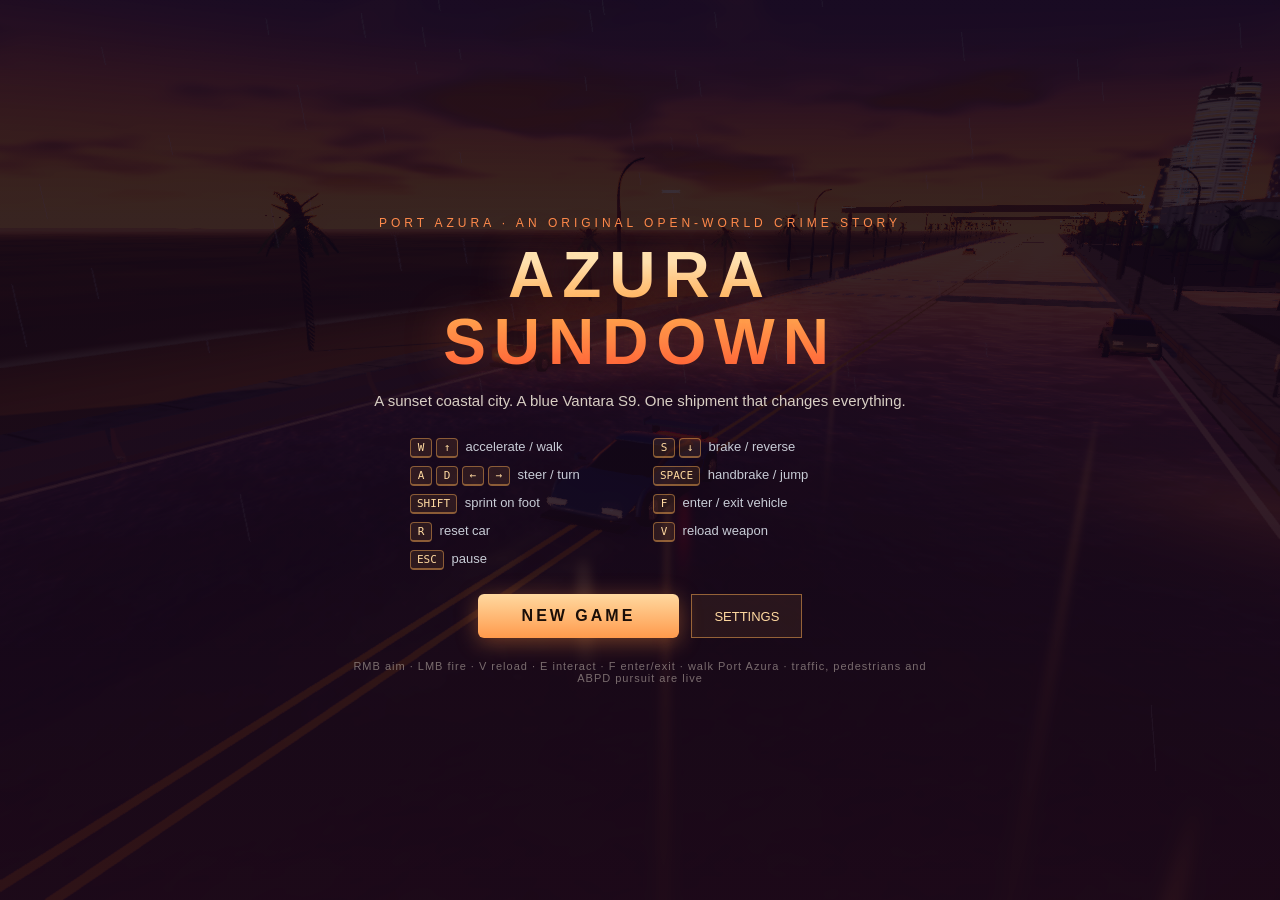
<file: game/index.html>
<!doctype html>
<html lang="en">
<head>
<meta charset="utf-8">
<meta name="viewport" content="width=device-width, initial-scale=1">
<title>AZURA SUNDOWN</title>
<link rel="stylesheet" href="./style.css">
<script type="importmap">
{ "imports": { "three": "./src/three-shim.js" } }
</script>
</head>
<body>
<canvas id="scene"></canvas>
<div id="vignette"></div>
<div id="damage-flash"></div>
<div id="aim-reticle" class="hidden" aria-hidden="true">
  <span class="reticle-tick reticle-top"></span>
  <span class="reticle-tick reticle-right"></span>
  <span class="reticle-tick reticle-bottom"></span>
  <span class="reticle-tick reticle-left"></span>
  <span class="reticle-dot"></span>
</div>

<div id="hud" class="hidden">
  <div id="hud-top-left">
    <div id="logo">AZURA<span>SUNDOWN</span></div>
    <div id="mission-panel" class="panel">
      <div id="mission-title">THE SHIPMENT</div>
      <div id="mission-objective">Drive to the Harborline gate marker</div>
      <div id="mission-status">IN PROGRESS</div>
    </div>
  </div>

  <div id="hud-top-right">
    <div id="cash">$2,500</div>
    <div id="wanted" aria-label="wanted level">
      <span class="star">★</span><span class="star">★</span><span class="star">★</span><span class="star">★</span><span class="star">★</span>
    </div>
    <div id="district">CRESCENT STRIP</div>
    <div id="icon-row">
      <div class="hud-icon" id="icon-sound" title="Sound"><span class="glyph">♫</span></div>
      <div class="hud-icon" id="icon-camera" title="Camera shake"><span class="glyph">◎</span></div>
      <div class="hud-icon" id="icon-save" title="Save"><span class="glyph">▣</span></div>
      <div class="hud-icon" id="icon-pause" title="Pause"><span class="glyph">❚❚</span></div>
    </div>
  </div>

  <div id="police-panel" class="panel hidden">
    <div id="police-header">ABPD DISPATCH</div>
    <div id="police-units"></div>
  </div>

  <div id="hud-bottom-left">
    <canvas id="minimap" width="200" height="200"></canvas>
    <div id="minimap-frame"></div>
    <div id="minimap-district">CRESCENT STRIP</div>
    <div id="minimap-bars">
      <div class="mbar"><span class="mbar-label">HEALTH</span><span class="mbar-track"><span class="mbar-fill" id="mbar-health"></span></span></div>
      <div class="mbar"><span class="mbar-label">HEAT</span><span class="mbar-track"><span class="mbar-fill heat" id="mbar-heat"></span></span></div>
      <div class="mbar"><span class="mbar-label">COND</span><span class="mbar-track"><span class="mbar-fill fuel" id="mbar-fuel"></span></span></div>
    </div>
  </div>

  <div id="speedo" class="hidden">
    <canvas id="speedo-canvas" width="190" height="190"></canvas>
    <div id="car-name">Vantara S9</div>
  </div>

  <div id="combat-panel" class="hidden">
    <div id="health-bar"><div id="health-fill"></div></div>
    <div id="ammo-row"><span id="ammo">12</span><span id="ammo-sep">/</span><span id="reserve">60</span><span id="weapon-name">KESTREL 9</span></div>
  </div>

  <div id="control-hints">
    <span><b>WASD</b> drive</span>
    <span><b>SHIFT</b> sprint</span>
    <span><b>SPACE</b> handbrake</span>
    <span><b>F</b> exit</span>
    <span><b>V</b> reload</span>
    <span><b>ESC</b> pause</span>
  </div>

  <div id="toast"></div>
</div>

<div id="start-screen">
  <div id="start-inner">
    <div id="start-kicker">PORT AZURA · AN ORIGINAL OPEN-WORLD CRIME STORY</div>
    <h1 id="game-title">AZURA SUNDOWN</h1>
    <div id="start-sub">A sunset coastal city. A blue Vantara S9. One shipment that changes everything.</div>
    <div id="controls-grid">
      <div><kbd>W</kbd><kbd>↑</kbd> accelerate / walk</div>
      <div><kbd>S</kbd><kbd>↓</kbd> brake / reverse</div>
      <div><kbd>A</kbd><kbd>D</kbd><kbd>←</kbd><kbd>→</kbd> steer / turn</div>
      <div><kbd>SPACE</kbd> handbrake / jump</div>
      <div><kbd>SHIFT</kbd> sprint on foot</div>
      <div><kbd>F</kbd> enter / exit vehicle</div>
      <div><kbd>R</kbd> reset car</div>
      <div><kbd>V</kbd> reload weapon</div>
      <div><kbd>ESC</kbd> pause</div>
    </div>
    <div id="menu-buttons">
      <button id="start-button">NEW GAME</button>
      <button id="continue-button" class="hidden">CONTINUE</button>
      <button id="settings-button" class="ghost">SETTINGS</button>
    </div>
    <div id="start-foot">RMB aim · LMB fire · V reload · E interact · F enter/exit · walk Port Azura · traffic, pedestrians and ABPD pursuit are live</div>
  </div>
</div>

<div id="pause-screen" class="hidden">
  <div id="pause-inner">
    <h2>PAUSED</h2>
    <p>Port Azura waits for you.</p>
    <div id="pause-buttons">
      <button id="resume-button">RESUME</button>
      <button id="save-button" class="ghost">SAVE</button>
      <button id="pause-settings-button" class="ghost">SETTINGS</button>
      <button id="quit-button" class="ghost">QUIT TO MENU</button>
    </div>
    <div id="pause-controls">WASD / arrows drive · SPACE handbrake / jump · F enter/exit · RMB aim · LMB fire · V reload · E interact · SHIFT sprint · R reset car</div>
  </div>
</div>

<div id="result-screen" class="screen hidden">
  <div class="screen-inner">
    <div class="screen-kicker">CONTRACT FULFILLED</div>
    <h2 id="result-title">MISSION COMPLETE</h2>
    <div id="result-reward">+$1,200</div>
    <div id="result-stats"></div>
    <button id="result-continue">CONTINUE</button>
  </div>
</div>

<div id="fail-screen" class="screen hidden">
  <div class="screen-inner">
    <div class="screen-kicker fail">JOB FAILED</div>
    <h2 id="fail-title" class="fail">BUSTED</h2>
    <div class="screen-buttons">
      <button id="fail-retry">RETRY</button>
      <button id="fail-free" class="ghost">FREE ROAM</button>
    </div>
  </div>
</div>

<div id="wasted-screen" class="screen hidden">
  <div class="screen-inner">
    <div class="screen-kicker fail">MEDICAL EMERGENCY</div>
    <h2 class="fail">WASTED</h2>
    <p>You lost $200. Riko is being taken to the safehouse.</p>
    <button id="respawn-button">RESPAWN</button>
  </div>
</div>

<div id="settings-screen" class="screen hidden">
  <div class="screen-inner">
    <div class="screen-kicker">SYSTEM</div>
    <h2>SETTINGS</h2>
    <label class="setting-row">MASTER VOLUME <input id="volume-slider" type="range" min="0" max="100" value="50"></label>
    <label class="setting-row">CAMERA SHAKE <input id="shake-toggle" type="checkbox" checked></label>
    <label class="setting-row">INVERT AIM Y <input id="invert-toggle" type="checkbox"></label>
    <label class="setting-row">QUALITY <select id="quality-select"><option value="high">HIGH</option><option value="low">LOW</option></select></label>
    <button id="settings-close">BACK</button>
  </div>
</div>

<script type="module" src="./src/main.js"></script>
</body>
</html>
</file>
<file: game/style.css>
* { box-sizing: border-box; margin: 0; padding: 0; }

html, body {
  height: 100%;
  overflow: hidden;
  background: #0a0810;
  font-family: 'Segoe UI', 'Helvetica Neue', Arial, sans-serif;
  color: #eef1f6;
  user-select: none;
}

#scene {
  position: fixed;
  inset: 0;
  width: 100%;
  height: 100%;
  display: block;
}

#vignette {
  position: fixed;
  inset: 0;
  pointer-events: none;
  opacity: 0;
  background: radial-gradient(ellipse at center, transparent 52%, rgba(6,4,12,0.85) 100%);
  transition: opacity 0.15s linear;
}

#aim-reticle {
  position: fixed;
  left: 50%;
  top: 50%;
  width: 30px;
  height: 30px;
  transform: translate(-50%, -50%);
  pointer-events: none;
  z-index: 20;
  filter: drop-shadow(0 0 2px rgba(0, 0, 0, 1)) drop-shadow(0 1px 3px rgba(0, 0, 0, 0.95));
}
.reticle-tick, .reticle-dot {
  position: absolute;
  display: block;
  background: #ffffff;
  border: 1.5px solid rgba(6, 14, 22, 0.95);
  border-radius: 1px;
  box-shadow: 0 0 3px rgba(0, 0, 0, 0.9);
}
.reticle-tick { width: 9px; height: 2.5px; }
.reticle-top { left: 10.5px; top: 1px; transform: rotate(90deg); }
.reticle-right { right: 1px; top: 13.75px; }
.reticle-bottom { left: 10.5px; bottom: 1px; transform: rotate(90deg); }
.reticle-left { left: 1px; top: 13.75px; }
.reticle-dot {
  width: 5px;
  height: 5px;
  left: 12.5px;
  top: 12.5px;
  background: #78e8ff;
  border: 1.5px solid rgba(6, 14, 22, 0.95);
  border-radius: 50%;
}

.hidden { display: none !important; }

body.shot *, body.shot *::before, body.shot *::after {
  animation: none !important;
  transition: none !important;
}

#hud { position: fixed; inset: 0; pointer-events: none; }

.panel {
  background: linear-gradient(160deg, rgba(14, 17, 26, 0.78), rgba(10, 12, 20, 0.6));
  border: 1px solid rgba(255, 176, 84, 0.22);
  border-left: 3px solid #ffb054;
  border-radius: 8px;
  backdrop-filter: blur(4px);
  box-shadow: 0 4px 16px rgba(0, 0, 0, 0.35);
}

#hud-top-left {
  position: absolute;
  top: 16px;
  left: 16px;
  max-width: 320px;
}

#logo {
  font-size: 22px;
  font-weight: 800;
  letter-spacing: 3px;
  color: #ffd9a0;
  text-shadow: 0 0 14px rgba(255, 140, 60, 0.55), 0 2px 3px rgba(0,0,0,0.7);
  margin-bottom: 8px;
}
#logo span {
  display: block;
  font-size: 12px;
  letter-spacing: 7px;
  color: #ff8a4c;
  font-weight: 600;
}

#mission-panel { padding: 9px 12px; }
#mission-title {
  font-size: 12px;
  font-weight: 700;
  letter-spacing: 1.5px;
  color: #ffb054;
}
#mission-objective {
  font-size: 13px;
  margin-top: 3px;
  color: #e8ecf4;
  line-height: 1.35;
}
#mission-status {
  font-size: 10px;
  letter-spacing: 2px;
  margin-top: 5px;
  color: #8ad2ff;
}

#hud-top-right {
  position: absolute;
  top: 16px;
  right: 16px;
  text-align: right;
  padding: 8px 12px;
  border-radius: 8px;
  background: linear-gradient(200deg, rgba(14, 17, 26, 0.6), rgba(8, 10, 16, 0.38));
  border: 1px solid rgba(255, 255, 255, 0.06);
  backdrop-filter: blur(4px);
}

#cash {
  font-family: 'Consolas', 'Menlo', monospace;
  font-size: 26px;
  font-weight: 700;
  letter-spacing: 1px;
  color: #9fe8a8;
  text-shadow: 0 2px 6px rgba(0,0,0,0.85);
}

#wanted { margin-top: 5px; font-size: 19px; letter-spacing: 4px; }
#wanted .star {
  color: rgba(140, 145, 160, 0.3);
  text-shadow: 0 1px 2px rgba(0,0,0,0.6);
}
#wanted .star.active {
  color: #ffcf4d;
  text-shadow: 0 0 8px rgba(255, 190, 60, 0.75), 0 1px 2px rgba(0,0,0,0.8);
}
#wanted.hot .star.active { animation: starflash 0.9s infinite alternate; }
@keyframes starflash { from { opacity: 1; } to { opacity: 0.55; } }

#district {
  margin-top: 6px;
  font-size: 12px;
  letter-spacing: 3px;
  color: rgba(255, 217, 160, 0.85);
  text-shadow: 0 1px 3px rgba(0,0,0,0.8);
}

#police-panel {
  position: absolute;
  left: 16px;
  top: 152px;
  width: 244px;
  padding: 8px 11px;
  border-left-color: #4d8dff;
}
#police-header {
  font-size: 11px;
  font-weight: 700;
  letter-spacing: 2px;
  color: #7fb2ff;
}
#police-units { font-size: 11px; font-family: monospace; margin-top: 4px; color: #cdd6e4; }
.pu-row {
  display: grid;
  grid-template-columns: 62px 52px 1fr;
  gap: 4px;
  padding: 2.5px 0;
  border-top: 1px solid rgba(127, 178, 255, 0.12);
  align-items: baseline;
}
.pu-id { color: #9fc2ff; font-weight: 700; }
.pu-dist { color: #cdd6e4; text-align: right; }
.pu-st { font-weight: 700; letter-spacing: 0.5px; text-align: right; }
.st-pursuit { color: #ff6a5a; }
.st-intercept { color: #ffb054; }
.st-roadblock { color: #ffcf4d; }
.st-searching { color: #7fb2ff; }
.st-ramming { color: #ff4d8d; }

#hud-bottom-left {
  position: absolute;
  left: 16px;
  bottom: 16px;
  width: 200px;
  height: 200px;
}
body.shot #control-hints { display: flex; }
#minimap {
  width: 200px;
  height: 200px;
  border-radius: 10px;
  display: block;
}
#minimap-frame {
  position: absolute;
  inset: 0;
  border: 1.5px solid rgba(255, 176, 84, 0.45);
  border-radius: 10px;
  box-shadow: 0 6px 20px rgba(0,0,0,0.6), inset 0 0 26px rgba(0,0,0,0.5);
  pointer-events: none;
}

#speedo {
  position: absolute;
  right: 16px;
  bottom: 16px;
  width: 190px;
  text-align: center;
}
#speedo-canvas { width: 190px; height: 190px; }
#car-name {
  margin-top: -4px;
  font-size: 11px;
  font-weight: 600;
  letter-spacing: 3px;
  color: rgba(255, 217, 160, 0.85);
  text-shadow: 0 1px 3px rgba(0,0,0,0.85);
}

#toast {
  position: absolute;
  top: 18%;
  left: 50%;
  transform: translateX(-50%) translateY(-8px);
  padding: 10px 26px;
  background: rgba(10, 12, 20, 0.78);
  border: 1px solid rgba(255, 176, 84, 0.5);
  border-radius: 6px;
  font-size: 15px;
  font-weight: 700;
  letter-spacing: 2px;
  color: #ffd9a0;
  opacity: 0;
  transition: opacity 0.25s ease, transform 0.25s ease;
}
#toast.show { opacity: 1; transform: translateX(-50%) translateY(0); }

#start-screen, #pause-screen {
  position: fixed;
  inset: 0;
  display: flex;
  align-items: center;
  justify-content: center;
  background: linear-gradient(180deg, rgba(12,6,24,0.82), rgba(30,10,26,0.88));
  z-index: 10;
}

#start-inner, #pause-inner {
  text-align: center;
  max-width: 640px;
  padding: 32px;
}

#start-kicker {
  font-size: 12px;
  letter-spacing: 4px;
  color: #ff8a4c;
  margin-bottom: 12px;
}

#game-title {
  font-size: 64px;
  font-weight: 900;
  letter-spacing: 8px;
  line-height: 1.05;
  background: linear-gradient(180deg, #ffe9b8 15%, #ffb054 50%, #ff6a3c 90%);
  -webkit-background-clip: text;
  background-clip: text;
  color: transparent;
  text-shadow: 0 0 44px rgba(255, 130, 60, 0.35);
}

#start-sub {
  margin-top: 14px;
  font-size: 15px;
  color: #d8cfc4;
  line-height: 1.5;
}

#controls-grid {
  display: grid;
  grid-template-columns: repeat(2, 1fr);
  gap: 8px 26px;
  margin: 26px auto 8px;
  max-width: 460px;
  text-align: left;
  font-size: 13px;
  color: #c8ccd6;
}
kbd {
  display: inline-block;
  min-width: 22px;
  padding: 2px 6px;
  margin-right: 4px;
  border: 1px solid rgba(255,176,84,0.45);
  border-bottom-width: 2px;
  border-radius: 4px;
  background: rgba(255,176,84,0.1);
  font-family: monospace;
  font-size: 11px;
  color: #ffd9a0;
  text-align: center;
}

#start-button, #resume-button {
  margin-top: 24px;
  padding: 13px 44px;
  font-size: 16px;
  font-weight: 800;
  letter-spacing: 3px;
  color: #1a0e08;
  background: linear-gradient(180deg, #ffd9a0, #ff9a4c);
  border: none;
  border-radius: 6px;
  cursor: pointer;
  box-shadow: 0 4px 22px rgba(255, 140, 60, 0.4);
  transition: transform 0.12s ease, box-shadow 0.12s ease;
}
#start-button:hover, #resume-button:hover {
  transform: translateY(-2px);
  box-shadow: 0 6px 30px rgba(255, 140, 60, 0.6);
}

#start-foot {
  margin-top: 22px;
  font-size: 11px;
  letter-spacing: 1px;
  color: rgba(200, 190, 180, 0.55);
}

#pause-inner h2 { font-size: 40px; letter-spacing: 8px; color: #ffd9a0; }
#pause-inner p { margin-top: 8px; color: #c8ccd6; }
#pause-controls { margin-top: 18px; font-size: 12px; color: rgba(200,204,214,0.6); letter-spacing: 1px; }

#damage-flash {
  position: fixed;
  inset: 0;
  pointer-events: none;
  opacity: 0;
  z-index: 4;
  background: radial-gradient(ellipse at center, rgba(180,10,10,0.06) 40%, rgba(190,12,12,0.85) 100%);
}

#combat-panel {
  position: absolute;
  right: 16px;
  bottom: 224px;
  width: 190px;
  text-align: right;
}
#health-bar {
  height: 9px;
  width: 100%;
  background: rgba(8,10,16,0.75);
  border: 1px solid rgba(255,255,255,0.2);
  border-radius: 5px;
  overflow: hidden;
}
#health-fill { height: 100%; width: 100%; background: #6de08a; transition: width 0.12s linear; }
#ammo-row {
  margin-top: 6px;
  font-family: 'Consolas', 'Menlo', monospace;
  font-size: 22px;
  font-weight: 700;
  color: #f2f4f8;
  text-shadow: 0 2px 4px rgba(0,0,0,0.9);
}
#ammo.empty { color: #ff5a4a; }
#ammo-sep, #reserve { font-size: 15px; color: rgba(220,225,235,0.65); }
#weapon-name { margin-left: 10px; font-size: 10px; letter-spacing: 2px; color: #8ad2ff; }

#menu-buttons, #pause-buttons, .screen-buttons {
  display: flex;
  gap: 12px;
  justify-content: center;
  flex-wrap: wrap;
  margin-top: 24px;
}
#menu-buttons button, #pause-buttons button, .screen-buttons button,
#result-continue, #respawn-button, #settings-close { margin-top: 0; }
button.ghost {
  color: #ffd9a0;
  background: rgba(255,176,84,0.08);
  border: 1px solid rgba(255,176,84,0.5);
  box-shadow: none;
  font-size: 13px;
  padding: 13px 22px;
}
button.ghost:hover { background: rgba(255,176,84,0.18); }

.screen {
  position: fixed;
  inset: 0;
  display: flex;
  align-items: center;
  justify-content: center;
  background: linear-gradient(180deg, rgba(8,6,18,0.86), rgba(24,8,22,0.9));
  z-index: 12;
}
.screen-inner { text-align: center; max-width: 540px; padding: 32px; }
.screen-kicker { font-size: 12px; letter-spacing: 5px; color: #ff8a4c; margin-bottom: 10px; }
.screen-kicker.fail, .screen h2.fail { color: #ff5a4a; }
.screen h2 { font-size: 44px; letter-spacing: 6px; color: #ffd9a0; }
.screen p { margin-top: 12px; color: #c8ccd6; font-size: 14px; }
#result-reward { margin-top: 14px; font-size: 34px; font-weight: 800; color: #9fe8a8; }
#result-stats { margin-top: 10px; font-family: monospace; font-size: 12px; color: rgba(200,204,214,0.7); }
#result-continue, #respawn-button, #settings-close {
  margin-top: 24px; padding: 12px 34px; font-size: 14px; font-weight: 800; letter-spacing: 2px;
  color: #1a0e08; background: linear-gradient(180deg, #ffd9a0, #ff9a4c);
  border: none; border-radius: 6px; cursor: pointer;
}
.setting-row {
  display: flex; align-items: center; justify-content: space-between;
  gap: 24px; margin: 14px auto; max-width: 360px; font-size: 13px; letter-spacing: 1px; color: #d8cfc4;
}
.setting-row input[type=range] { flex: 1; }
.setting-row select { background: #171c28; color: #ffd9a0; border: 1px solid rgba(255,176,84,0.4); padding: 5px 10px; }

@media (max-width: 900px) {
  #game-title { font-size: 42px; }
  #hud-top-left { max-width: 240px; }
}

#icon-row {
  display: flex;
  gap: 6px;
  justify-content: flex-end;
  margin-top: 8px;
}
.hud-icon {
  width: 26px;
  height: 26px;
  display: flex;
  align-items: center;
  justify-content: center;
  border-radius: 6px;
  border: 1px solid rgba(255, 176, 84, 0.32);
  background: linear-gradient(160deg, rgba(24, 18, 26, 0.72), rgba(12, 10, 16, 0.55));
  color: #ffcf8c;
  font-size: 13px;
  line-height: 1;
  box-shadow: 0 2px 8px rgba(0,0,0,0.4);
}
.hud-icon .glyph { transform: translateY(-0.5px); }
.hud-icon.off { color: rgba(150,150,165,0.55); border-color: rgba(150,150,165,0.25); }

#minimap-district {
  position: absolute;
  left: 0;
  right: 0;
  top: 206px;
  text-align: center;
  font-size: 11px;
  font-weight: 700;
  letter-spacing: 2.5px;
  color: #ffd9a0;
  text-shadow: 0 1px 3px rgba(0,0,0,0.9);
}
#minimap-bars {
  position: absolute;
  left: 0;
  right: 0;
  top: 223px;
  display: flex;
  flex-direction: column;
  gap: 3px;
}
.mbar {
  display: flex;
  align-items: center;
  gap: 6px;
  font-size: 8px;
  letter-spacing: 1px;
  color: rgba(210, 218, 230, 0.7);
}
.mbar-label { width: 38px; text-align: right; font-weight: 700; }
.mbar-track {
  flex: 1;
  height: 6px;
  border-radius: 3px;
  background: rgba(8, 10, 16, 0.72);
  border: 1px solid rgba(255,255,255,0.12);
  overflow: hidden;
}
.mbar-fill { display: block; height: 100%; width: 100%; background: #6de08a; }
.mbar-fill.heat { background: linear-gradient(90deg, #ffb054, #ff5a4a); }
.mbar-fill.fuel { background: linear-gradient(90deg, #8ad2ff, #4d8dff); }

#control-hints {
  position: absolute;
  left: 50%;
  bottom: 16px;
  transform: translateX(-50%);
  display: flex;
  gap: 14px;
  padding: 7px 16px;
  border-radius: 8px;
  background: linear-gradient(180deg, rgba(14, 17, 26, 0.62), rgba(8, 10, 16, 0.42));
  border: 1px solid rgba(255, 255, 255, 0.07);
  font-size: 11px;
  letter-spacing: 1px;
  color: rgba(214, 220, 230, 0.72);
  white-space: nowrap;
  backdrop-filter: blur(4px);
}
#control-hints b {
  color: #ffcf8c;
  font-weight: 700;
  letter-spacing: 1.5px;
  margin-right: 3px;
}
@media (max-width: 1100px) {
  #control-hints { font-size: 10px; gap: 9px; padding: 6px 10px; }
}
</file>
